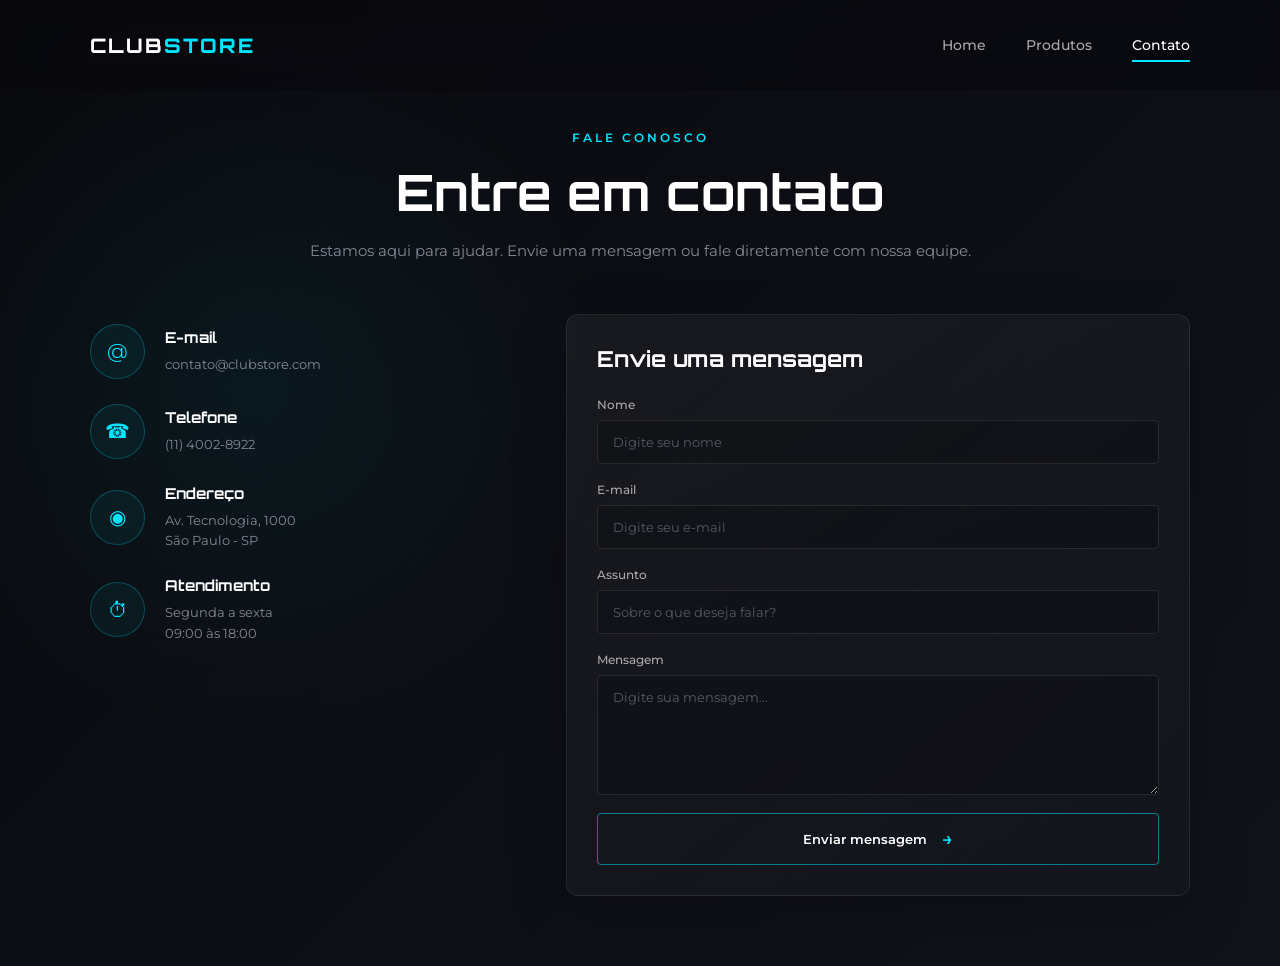
<file: contato.html>
<!doctype html>
<html lang="pt-br">
  <head>
    <meta charset="UTF-8" />

    <meta name="viewport" content="width=device-width, initial-scale=1.0" />

    <link rel="preconnect" href="https://fonts.googleapis.com" />

    <link rel="preconnect" href="https://fonts.gstatic.com" crossorigin />

    <link
      href="https://fonts.googleapis.com/css2?family=Montserrat:wght@300;400;500;600;700&family=Orbitron:wght@500;600;700;800&display=swap"
      rel="stylesheet"
    />

    <link rel="stylesheet" href="style.css" />

    <title>Contato | Club Store</title>
  </head>

  <body>
    <!-- HEADER -->

    <header>
      <div class="logo">CLUB<span>STORE</span></div>

      <nav>
        <ul>
          <li>
            <a href="index.html"> Home </a>
          </li>

          <li>
            <a href="produtos.html"> Produtos </a>
          </li>

          <li>
            <a href="contato.html" class="active-link"> Contato </a>
          </li>
        </ul>
      </nav>
    </header>

    <!-- CONTATO -->

    <main class="contact-page">
      <section class="contact-header">
        <p class="product-tag">Fale conosco</p>

        <h1>Entre em contato</h1>

        <p>
          Estamos aqui para ajudar. Envie uma mensagem ou fale diretamente com
          nossa equipe.
        </p>
      </section>

      <section class="contact-container">
        <!-- INFORMAÇÕES -->

        <div class="contact-info">
          <div class="info-item">
            <div class="info-icon">@</div>

            <div>
              <h2>E-mail</h2>

              <p>contato@clubstore.com</p>
            </div>
          </div>

          <div class="info-item">
            <div class="info-icon">☎</div>

            <div>
              <h2>Telefone</h2>

              <p>(11) 4002-8922</p>
            </div>
          </div>

          <div class="info-item">
            <div class="info-icon">◉</div>

            <div>
              <h2>Endereço</h2>

              <p>
                Av. Tecnologia, 1000
                <br />
                São Paulo - SP
              </p>
            </div>
          </div>

          <div class="info-item">
            <div class="info-icon">⏱</div>

            <div>
              <h2>Atendimento</h2>

              <p>
                Segunda a sexta
                <br />
                09:00 às 18:00
              </p>
            </div>
          </div>
        </div>

        <!-- FORMULÁRIO -->

        <div class="contact-form">
          <h2>Envie uma mensagem</h2>

          <form>
            <div class="input-group">
              <label for="name"> Nome </label>

              <input type="text" id="name" placeholder="Digite seu nome" />
            </div>

            <div class="input-group">
              <label for="email"> E-mail </label>

              <input type="email" id="email" placeholder="Digite seu e-mail" />
            </div>

            <div class="input-group">
              <label for="subject"> Assunto </label>

              <input
                type="text"
                id="subject"
                placeholder="Sobre o que deseja falar?"
              />
            </div>

            <div class="input-group">
              <label for="message"> Mensagem </label>

              <textarea
                id="message"
                rows="5"
                placeholder="Digite sua mensagem..."
              ></textarea>
            </div>

            <button type="submit" class="btn contact-btn">
              Enviar mensagem
              <span>→</span>
            </button>
          </form>
        </div>
      </section>
    </main>
  </body>
</html>
</file>
<file: style.css>
* {
  margin: 0;
  padding: 0;
  box-sizing: border-box;
  list-style: none;
}

html {
  font-size: 62.5%;
}

body {
  background: #08090d;
  color: #fff;
  font-family: "Montserrat", sans-serif;
  overflow-x: hidden;
}

/* ================= HEADER ================= */

header {
  position: fixed;
  top: 0;
  left: 0;

  width: 100%;
  height: 90px;

  padding: 0 7%;

  display: flex;
  align-items: center;
  justify-content: space-between;

  z-index: 10;

  background: rgba(8, 9, 13, 0.55);
  backdrop-filter: blur(12px);
}

.logo {
  font-family: "Orbitron", sans-serif;
  font-size: 2rem;
  font-weight: 800;
  letter-spacing: 2px;

  color: #fff;
}

.logo span {
  color: #00e5ff;
}

nav ul {
  display: flex;
  gap: 4rem;
}

nav a {
  position: relative;

  color: #aaa;
  text-decoration: none;

  font-size: 1.4rem;
  font-weight: 500;

  transition: 0.3s;
}

nav a:hover,
nav a.active-link {
  color: #fff;
}

nav a::after {
  content: "";

  position: absolute;

  left: 0;
  bottom: -8px;

  width: 0;
  height: 2px;

  background: #00e5ff;

  transition: 0.3s;
}

nav a:hover::after,
nav a.active-link::after {
  width: 100%;
}

/* ================= CONTAINER ================= */

.container {
  position: relative;

  width: 100%;
  height: 100vh;

  overflow: hidden;

  background:
    radial-gradient(
      circle at 70% 50%,
      rgba(0, 229, 255, 0.09),
      transparent 35%
    ),
    linear-gradient(135deg, #08090d, #11131b);
}

/* ================= BRILHO ================= */

.glow {
  position: absolute;

  width: 500px;
  height: 500px;

  border-radius: 50%;

  top: 50%;
  left: 50%;

  transform: translate(-50%, -50%);

  background: rgba(0, 229, 255, 0.08);

  filter: blur(100px);

  animation: glow 4s ease-in-out infinite alternate;
}

@keyframes glow {
  from {
    transform: translate(-50%, -50%) scale(0.8);
    opacity: 0.4;
  }

  to {
    transform: translate(-50%, -50%) scale(1.3);
    opacity: 0.8;
  }
}

/* ================= LISTA ================= */

.list {
  position: relative;

  width: 90%;
  height: 100%;

  margin: auto;
}

/* ================= ITEM ================= */

.item {
  position: absolute;

  inset: 0;

  display: flex;
  align-items: center;
  justify-content: center;

  opacity: 0;
  visibility: hidden;

  transform: translateX(60px);

  transition:
    opacity 0.6s ease,
    transform 0.6s ease,
    visibility 0.6s;
}

.item.active {
  opacity: 1;
  visibility: visible;

  transform: translateX(0);
}

/* ================= IMAGEM ================= */

.product-img {
  width: 50%;
  height: 100%;

  display: flex;
  align-items: center;
  justify-content: center;

  position: relative;

  z-index: 2;
}

.product-img::before {
  content: "";

  position: absolute;

  width: 330px;
  height: 330px;

  border-radius: 50%;

  border: 1px solid rgba(0, 229, 255, 0.2);

  box-shadow:
    0 0 50px rgba(0, 229, 255, 0.08),
    inset 0 0 50px rgba(0, 229, 255, 0.04);

  animation: rotate 15s linear infinite;
}

.product-img img {
  position: relative;

  max-width: 75%;
  max-height: 55%;

  object-fit: contain;

  filter: drop-shadow(0 0 30px rgba(0, 229, 255, 0.18));

  animation: float 4s ease-in-out infinite;
}

@keyframes float {
  0%,
  100% {
    transform: translateY(0);
  }

  50% {
    transform: translateY(-15px);
  }
}

@keyframes rotate {
  from {
    transform: rotate(0deg);
  }

  to {
    transform: rotate(360deg);
  }
}

/* ================= CONTEÚDO ================= */

.content {
  width: 50%;

  display: flex;
  flex-direction: column;
  align-items: flex-start;
  justify-content: center;

  padding-right: 5%;
}

.product-tag {
  margin-bottom: 1.2rem;

  color: #00e5ff;

  font-size: 1.2rem;
  font-weight: 600;

  text-transform: uppercase;
  letter-spacing: 3px;
}

.product-name {
  margin-bottom: 2rem;

  font-family: "Orbitron", sans-serif;

  font-size: clamp(4rem, 5vw, 7rem);
  font-weight: 700;

  line-height: 1;

  color: #fff;

  text-shadow: 0 0 30px rgba(255, 255, 255, 0.08);
}

.description {
  max-width: 550px;

  margin-bottom: 3rem;

  color: #9b9da8;

  font-size: 1.5rem;
  line-height: 1.8;
}

/* ================= BOTÃO ================= */

.btn {
  display: flex;
  align-items: center;
  gap: 1.5rem;

  padding: 1.4rem 2.4rem;

  border: 1px solid rgba(0, 229, 255, 0.5);
  border-radius: 4px;

  background: transparent;

  color: #fff;

  font-family: "Montserrat", sans-serif;
  font-size: 1.3rem;
  font-weight: 600;

  cursor: pointer;

  transition: 0.3s;
}

.btn span {
  color: #00e5ff;
  font-size: 1.8rem;

  transition: 0.3s;
}

.btn:hover {
  background: #00e5ff;
  color: #08090d;

  box-shadow: 0 0 30px rgba(0, 229, 255, 0.2);
}

.btn:hover span {
  color: #08090d;
  transform: translateX(5px);
}

/* ================= SETAS ================= */

.arrows {
  position: absolute;

  bottom: 12%;
  left: 7%;

  display: flex;
  gap: 1rem;

  z-index: 5;
}

.arrow-btn {
  width: 45px;
  height: 45px;

  border: 1px solid rgba(255, 255, 255, 0.2);
  border-radius: 50%;

  background: rgba(255, 255, 255, 0.03);

  color: #fff;

  font-size: 1.8rem;

  cursor: pointer;

  transition: 0.3s;
}

.arrow-btn:hover {
  border-color: #00e5ff;

  color: #00e5ff;

  transform: translateY(-3px);
}

/* ================= INDICADORES ================= */

.indicators {
  position: absolute;

  bottom: 12%;
  right: 7%;

  display: flex;
  align-items: center;
  gap: 3rem;

  z-index: 5;
}

.numbers {
  display: flex;
  align-items: center;
  gap: 1rem;

  color: #555;

  font-family: "Orbitron", sans-serif;
  font-size: 1.2rem;
}

.numbers #current {
  color: #fff;
}

.line {
  width: 30px;
  height: 1px;

  background: #444;
}

.dot-container {
  display: flex;
  gap: 8px;
}

.dots {
  width: 7px;
  height: 7px;

  border-radius: 50%;

  background: #444;

  transition: 0.3s;
}

.dots.active {
  width: 25px;

  border-radius: 10px;

  background: #00e5ff;

  box-shadow: 0 0 10px rgba(0, 229, 255, 0.5);
}

/* ========================================
   PÁGINA DE PRODUTOS
======================================== */

.products-page {
  min-height: 100vh;

  padding: 130px 7% 60px;

  background:
    radial-gradient(
      circle at 50% 20%,
      rgba(0, 229, 255, 0.06),
      transparent 35%
    ),
    linear-gradient(135deg, #08090d, #11131b);
}

/* CABEÇALHO */

.products-header {
  text-align: center;

  margin-bottom: 5rem;
}

.products-header .product-tag {
  margin-bottom: 1.5rem;
}

.products-header h1 {
  font-family: "Orbitron", sans-serif;

  font-size: clamp(3rem, 5vw, 5rem);

  margin-bottom: 1.5rem;
}

.products-header > p:last-child {
  color: #8d909c;

  font-size: 1.5rem;
}

/* GRID */

.products-grid {
  max-width: 1200px;

  margin: auto;

  display: grid;

  grid-template-columns: repeat(3, 1fr);

  gap: 2.5rem;
}

/* CARD */

.product-card {
  position: relative;

  overflow: hidden;

  background: linear-gradient(
    145deg,
    rgba(255, 255, 255, 0.05),
    rgba(255, 255, 255, 0.015)
  );

  border: 1px solid rgba(255, 255, 255, 0.08);

  border-radius: 12px;

  transition:
    transform 0.4s ease,
    border-color 0.4s ease,
    box-shadow 0.4s ease;
}

.product-card:hover {
  transform: translateY(-8px);

  border-color: rgba(0, 229, 255, 0.35);

  box-shadow: 0 15px 50px rgba(0, 229, 255, 0.08);
}

/* IMAGEM */

.card-image {
  height: 280px;

  position: relative;

  display: flex;

  align-items: center;

  justify-content: center;

  background: radial-gradient(circle, rgba(0, 229, 255, 0.08), transparent 65%);
}

.card-image img {
  width: 75%;

  height: 75%;

  object-fit: contain;

  filter: drop-shadow(0 10px 25px rgba(0, 229, 255, 0.15));

  transition: 0.5s;
}

.product-card:hover .card-image img {
  transform: scale(1.08) translateY(-5px);
}

/* BADGE */

.badge {
  position: absolute;

  top: 15px;
  left: 15px;

  padding: 6px 12px;

  border: 1px solid rgba(0, 229, 255, 0.3);

  border-radius: 20px;

  background: rgba(0, 229, 255, 0.08);

  color: #00e5ff;

  font-size: 1rem;

  font-weight: 600;

  text-transform: uppercase;

  letter-spacing: 1px;
}

/* CONTEÚDO */

.card-content {
  padding: 2rem;
}

.card-category {
  color: #00e5ff;

  font-size: 1rem;

  text-transform: uppercase;

  letter-spacing: 2px;

  margin-bottom: 1rem;
}

.card-content h2 {
  font-family: "Orbitron", sans-serif;

  font-size: 2rem;

  margin-bottom: 1rem;
}

.card-content p:not(.card-category) {
  min-height: 55px;

  color: #858894;

  font-size: 1.3rem;

  line-height: 1.6;

  margin-bottom: 2rem;
}

/* BOTÃO */

.card-btn {
  width: 100%;

  padding: 1.2rem;

  border: 1px solid rgba(0, 229, 255, 0.25);

  border-radius: 5px;

  background: transparent;

  color: #fff;

  font-family: "Montserrat", sans-serif;

  font-size: 1.2rem;

  font-weight: 600;

  cursor: pointer;

  transition: 0.3s;
}

.card-btn:hover {
  background: #00e5ff;

  color: #08090d;

  border-color: #00e5ff;
}

/* PRODUTO FUTURO */

.placeholder-product {
  width: 100px;

  height: 100px;

  display: flex;

  align-items: center;

  justify-content: center;

  border: 1px dashed rgba(0, 229, 255, 0.4);

  border-radius: 50%;

  color: #00e5ff;

  font-size: 4rem;

  font-weight: 200;
}

/* ========================================
   PÁGINA DE CONTATO
======================================== */

.contact-page {
  min-height: 100vh;

  padding: 130px 7% 70px;

  background:
    radial-gradient(
      circle at 20% 40%,
      rgba(0, 229, 255, 0.06),
      transparent 30%
    ),
    linear-gradient(135deg, #08090d, #11131b);
}

/* CABEÇALHO */

.contact-header {
  text-align: center;

  max-width: 700px;

  margin: 0 auto 5rem;
}

.contact-header .product-tag {
  margin-bottom: 1.5rem;
}

.contact-header h1 {
  font-family: "Orbitron", sans-serif;

  font-size: clamp(3rem, 5vw, 5rem);

  margin-bottom: 1.5rem;
}

.contact-header > p:last-child {
  color: #858894;

  font-size: 1.5rem;

  line-height: 1.7;
}

/* CONTAINER */

.contact-container {
  max-width: 1100px;

  margin: auto;

  display: grid;

  grid-template-columns: 0.8fr 1.2fr;

  gap: 6rem;

  align-items: start;
}

/* ========================================
   INFORMAÇÕES
======================================== */

.contact-info {
  display: flex;

  flex-direction: column;

  gap: 2.5rem;

  padding-top: 1rem;
}

.info-item {
  display: flex;

  align-items: center;

  gap: 2rem;
}

.info-icon {
  width: 55px;
  height: 55px;

  display: flex;

  align-items: center;
  justify-content: center;

  flex-shrink: 0;

  border: 1px solid rgba(0, 229, 255, 0.25);

  border-radius: 50%;

  background: rgba(0, 229, 255, 0.05);

  color: #00e5ff;

  font-size: 2rem;

  transition: 0.3s;
}

.info-item:hover .info-icon {
  background: #00e5ff;

  color: #08090d;

  box-shadow: 0 0 25px rgba(0, 229, 255, 0.2);
}

.info-item h2 {
  font-family: "Orbitron", sans-serif;

  font-size: 1.5rem;

  margin-bottom: 0.7rem;
}

.info-item p {
  color: #858894;

  font-size: 1.3rem;

  line-height: 1.6;
}

/* ========================================
   FORMULÁRIO
======================================== */

.contact-form {
  padding: 3rem;

  border: 1px solid rgba(255, 255, 255, 0.08);

  border-radius: 12px;

  background: linear-gradient(
    145deg,
    rgba(255, 255, 255, 0.05),
    rgba(255, 255, 255, 0.015)
  );

  box-shadow: 0 20px 60px rgba(0, 0, 0, 0.2);
}

.contact-form h2 {
  font-family: "Orbitron", sans-serif;

  font-size: 2.2rem;

  margin-bottom: 2.5rem;
}

.input-group {
  display: flex;

  flex-direction: column;

  margin-bottom: 1.8rem;
}

.input-group label {
  margin-bottom: 0.8rem;

  color: #aaa;

  font-size: 1.2rem;

  font-weight: 500;
}

.input-group input,
.input-group textarea {
  width: 100%;

  padding: 1.3rem 1.5rem;

  border: 1px solid rgba(255, 255, 255, 0.1);

  border-radius: 5px;

  outline: none;

  background: rgba(0, 0, 0, 0.2);

  color: #fff;

  font-family: "Montserrat", sans-serif;

  font-size: 1.3rem;

  transition: 0.3s;
}

.input-group textarea {
  resize: vertical;

  min-height: 120px;
}

.input-group input::placeholder,
.input-group textarea::placeholder {
  color: #555964;
}

.input-group input:focus,
.input-group textarea:focus {
  border-color: #00e5ff;

  box-shadow: 0 0 15px rgba(0, 229, 255, 0.05);
}

/* BOTÃO */

.contact-btn {
  width: 100%;

  justify-content: center;

  margin-top: 0.5rem;
}
</file>
